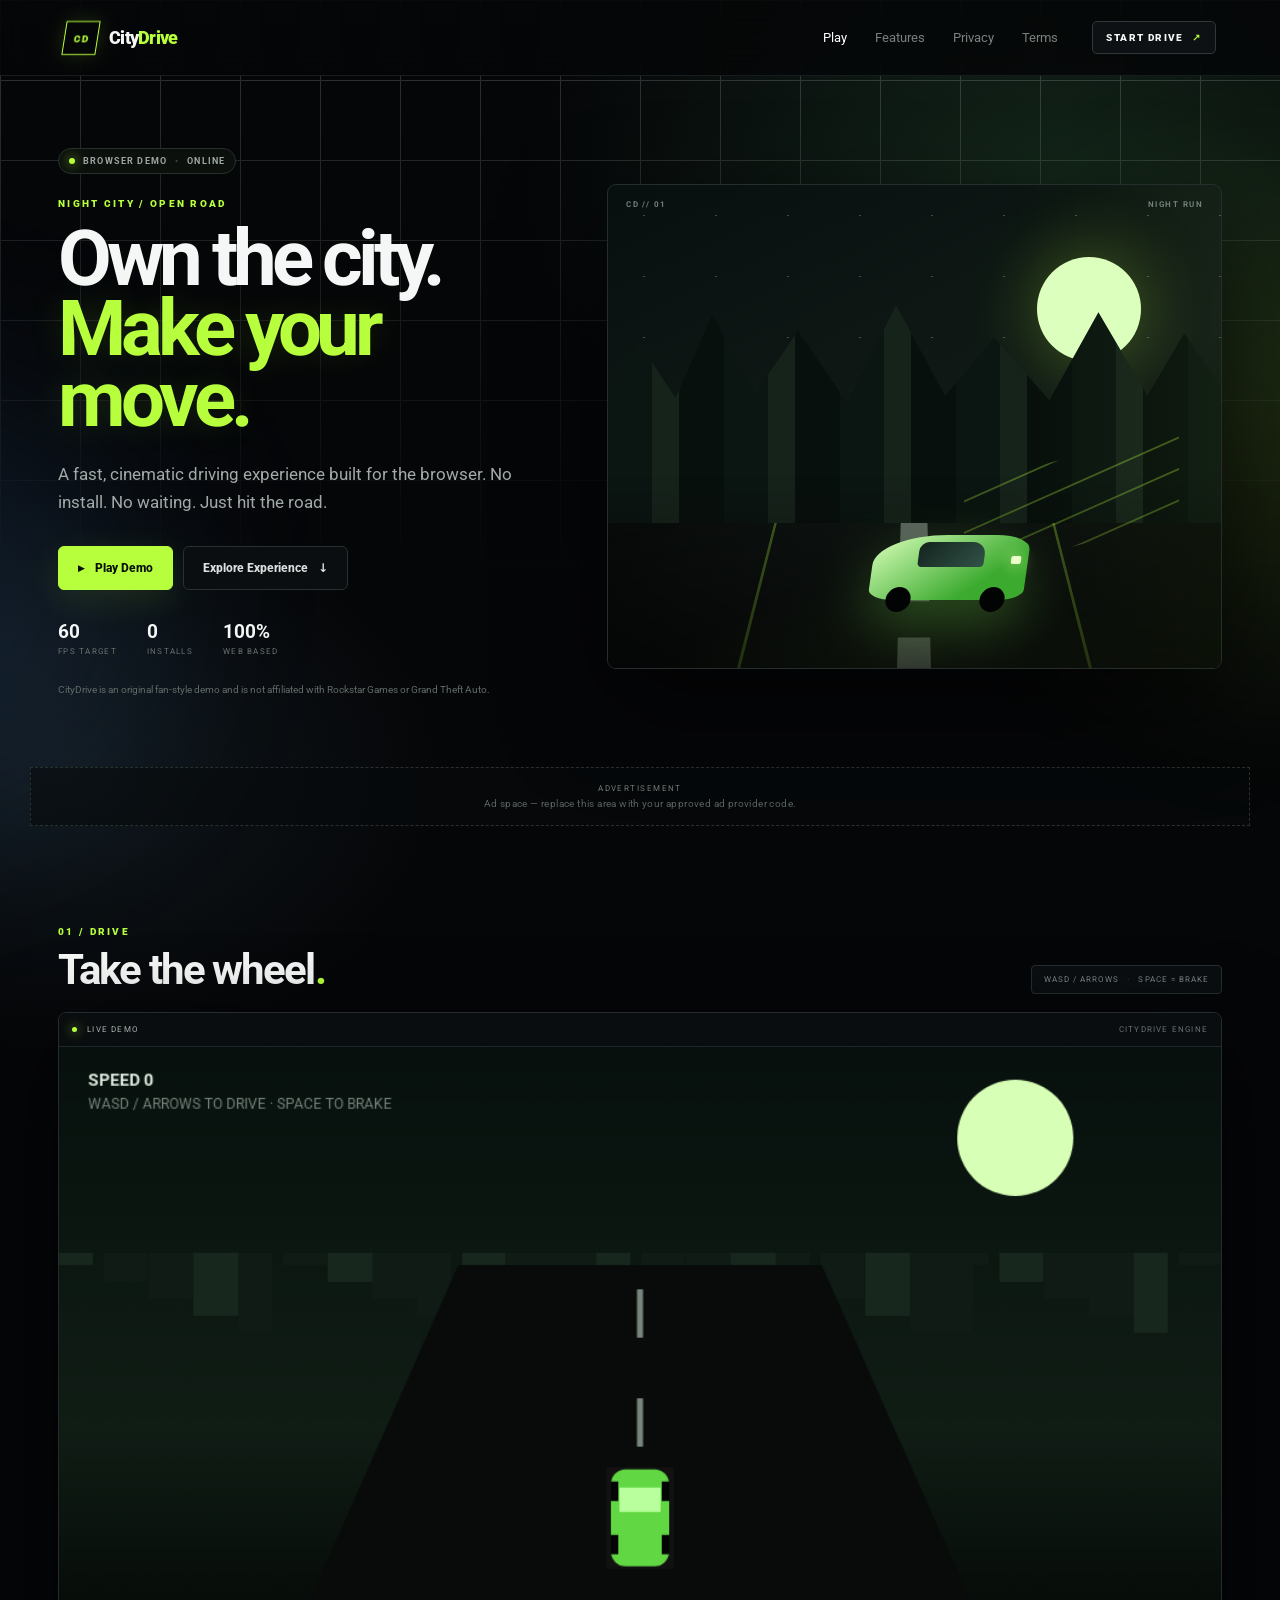
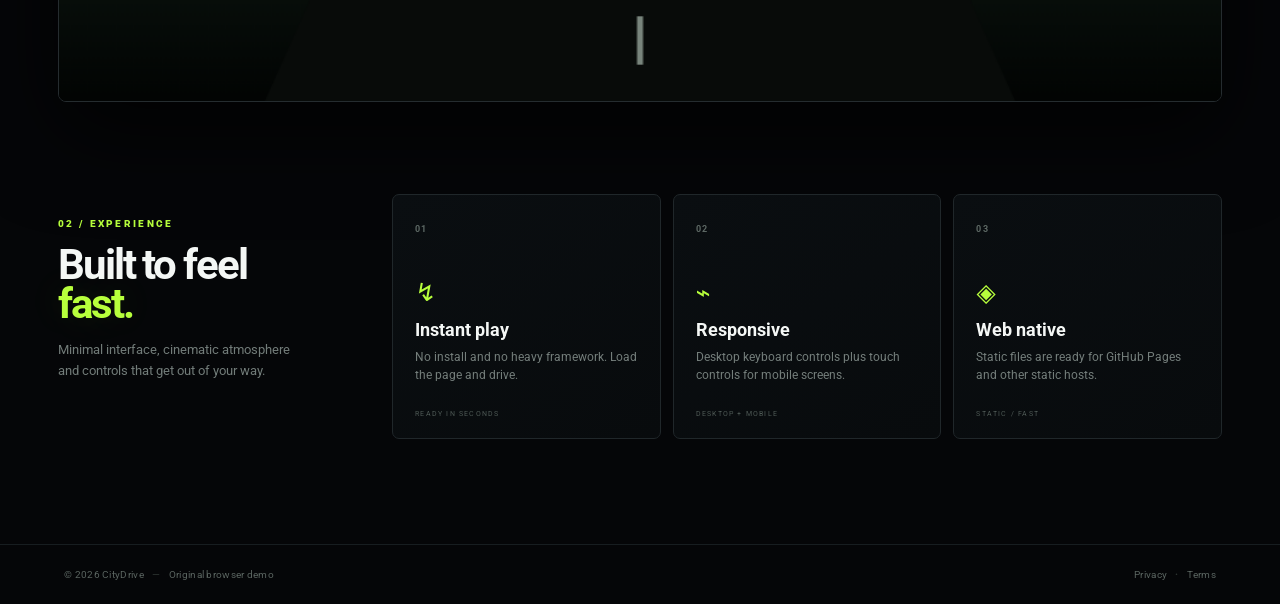
<file: index.html>
<!doctype html>
<html lang="en">
<head>
<meta charset="utf-8">
<meta name="viewport" content="width=device-width,initial-scale=1">
<meta name="description" content="CityDrive — an original unofficial browser driving demo.">
<meta name="theme-color" content="#050608">
<title>CityDrive — Own the City</title>
<link rel="preconnect" href="https://fonts.googleapis.com">
<link rel="preconnect" href="https://fonts.gstatic.com" crossorigin>
<link href="https://fonts.googleapis.com/css2?family=Roboto:wght@400;500;700;900&display=swap" rel="stylesheet">
<link rel="stylesheet" href="styles.css">
</head>
<body>
<div class="ambient ambient-a"></div><div class="ambient ambient-b"></div>
<header class="topbar">
  <a class="brand" href="index.html" aria-label="CityDrive home"><span class="brand-mark">CD</span><span>City<span>Drive</span></span></a>
  <nav aria-label="Primary navigation"><a class="active" href="#game">Play</a><a href="#features">Features</a><a href="privacy.html">Privacy</a><a href="terms.html">Terms</a></nav>
  <a class="top-cta" href="#game">START DRIVE <span>↗</span></a>
</header>

<main>
<section class="hero">
  <div class="hero-copy">
    <div class="status-pill"><i></i> BROWSER DEMO <span>•</span> ONLINE</div>
    <p class="eyebrow">NIGHT CITY / OPEN ROAD</p>
    <h1>Own the city.<br><em>Make your move.</em></h1>
    <p class="lede">A fast, cinematic driving experience built for the browser. No install. No waiting. Just hit the road.</p>
    <div class="actions"><a class="button primary" href="#game"><span class="play-icon">▶</span> Play Demo</a><a class="button ghost" href="#features">Explore Experience <span>↓</span></a></div>
    <div class="micro-stats"><div><strong>60</strong><span>FPS TARGET</span></div><div><strong>0</strong><span>INSTALLS</span></div><div><strong>100%</strong><span>WEB BASED</span></div></div>
    <p class="notice">CityDrive is an original fan-style demo and is not affiliated with Rockstar Games or Grand Theft Auto.</p>
  </div>
  <div class="city-art" aria-hidden="true">
    <div class="art-label"><span>CD // 01</span><span>NIGHT RUN</span></div>
    <div class="moon"></div><div class="stars"></div><div class="skyline"></div>
    <div class="road"><div class="lane"></div><div class="road-glow"></div></div>
    <div class="hero-car"><div class="car-window"></div><div class="car-light"></div></div>
    <div class="speed-lines"></div>
  </div>
</section>

<div class="ad-slot" aria-label="Advertisement"><span>ADVERTISEMENT</span><div>Ad space — replace this area with your approved ad provider code.</div></div>

<section id="game" class="game-section">
  <div class="section-head"><div><p class="eyebrow">01 / DRIVE</p><h2>Take the wheel<span>.</span></h2></div><div class="control-chip">WASD / ARROWS <b>·</b> SPACE = BRAKE</div></div>
  <div class="game-shell"><div class="game-topline"><span><i></i> LIVE DEMO</span><span>CITYDRIVE ENGINE</span></div><canvas id="gameCanvas" width="960" height="540" aria-label="CityDrive driving game"></canvas><div class="touch-controls" aria-label="Touch controls"><button data-key="ArrowLeft" aria-label="Turn left">◀</button><button data-key="ArrowUp" aria-label="Accelerate">▲</button><button data-key="ArrowDown" aria-label="Brake">▼</button><button data-key="ArrowRight" aria-label="Turn right">▶</button></div></div>
</section>

<section id="features" class="features">
  <div class="feature-intro"><p class="eyebrow">02 / EXPERIENCE</p><h2>Built to feel<br><em>fast.</em></h2><p>Minimal interface, cinematic atmosphere and controls that get out of your way.</p></div>
  <article><b>01</b><div class="feature-icon">↯</div><h3>Instant play</h3><p>No install and no heavy framework. Load the page and drive.</p><span>READY IN SECONDS</span></article>
  <article><b>02</b><div class="feature-icon">⌁</div><h3>Responsive</h3><p>Desktop keyboard controls plus touch controls for mobile screens.</p><span>DESKTOP + MOBILE</span></article>
  <article><b>03</b><div class="feature-icon">◈</div><h3>Web native</h3><p>Static files are ready for GitHub Pages and other static hosts.</p><span>STATIC / FAST</span></article>
</section>
</main>

<footer><span>© 2026 CityDrive <i>—</i> Original browser demo</span><span><a href="privacy.html">Privacy</a><b>·</b><a href="terms.html">Terms</a></span></footer>
<script src="app.js"></script>
</body>
</html>
</file>
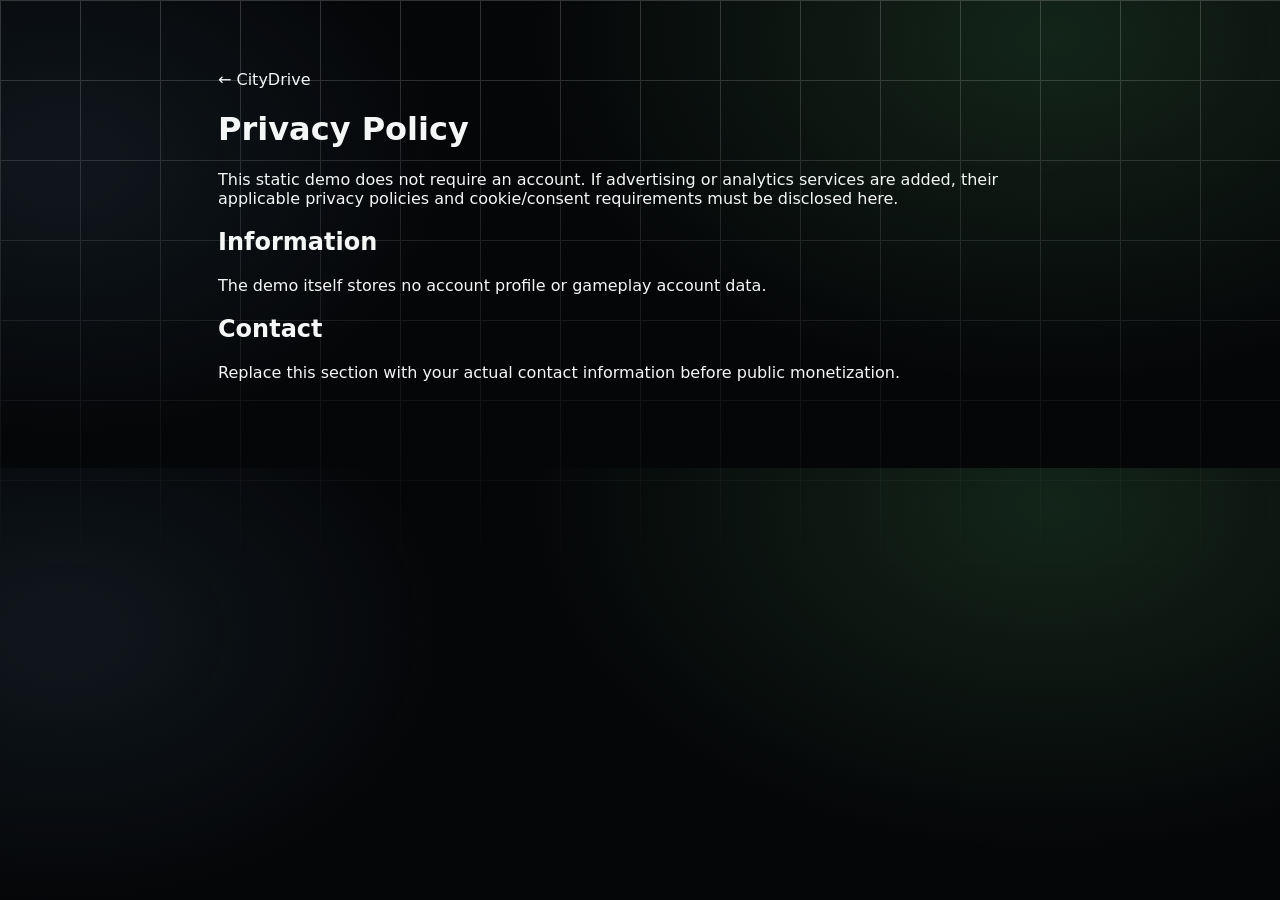
<file: privacy.html>
<!doctype html><meta charset="utf-8"><meta name="viewport" content="width=device-width,initial-scale=1"><title>CityDrive Privacy</title><link rel="stylesheet" href="styles.css"><main style="max-width:900px;margin:auto;padding:70px 28px"><a href="index.html">← CityDrive</a><h1>Privacy Policy</h1><p>This static demo does not require an account. If advertising or analytics services are added, their applicable privacy policies and cookie/consent requirements must be disclosed here.</p><h2>Information</h2><p>The demo itself stores no account profile or gameplay account data.</p><h2>Contact</h2><p>Replace this section with your actual contact information before public monetization.</p></main>
</file>
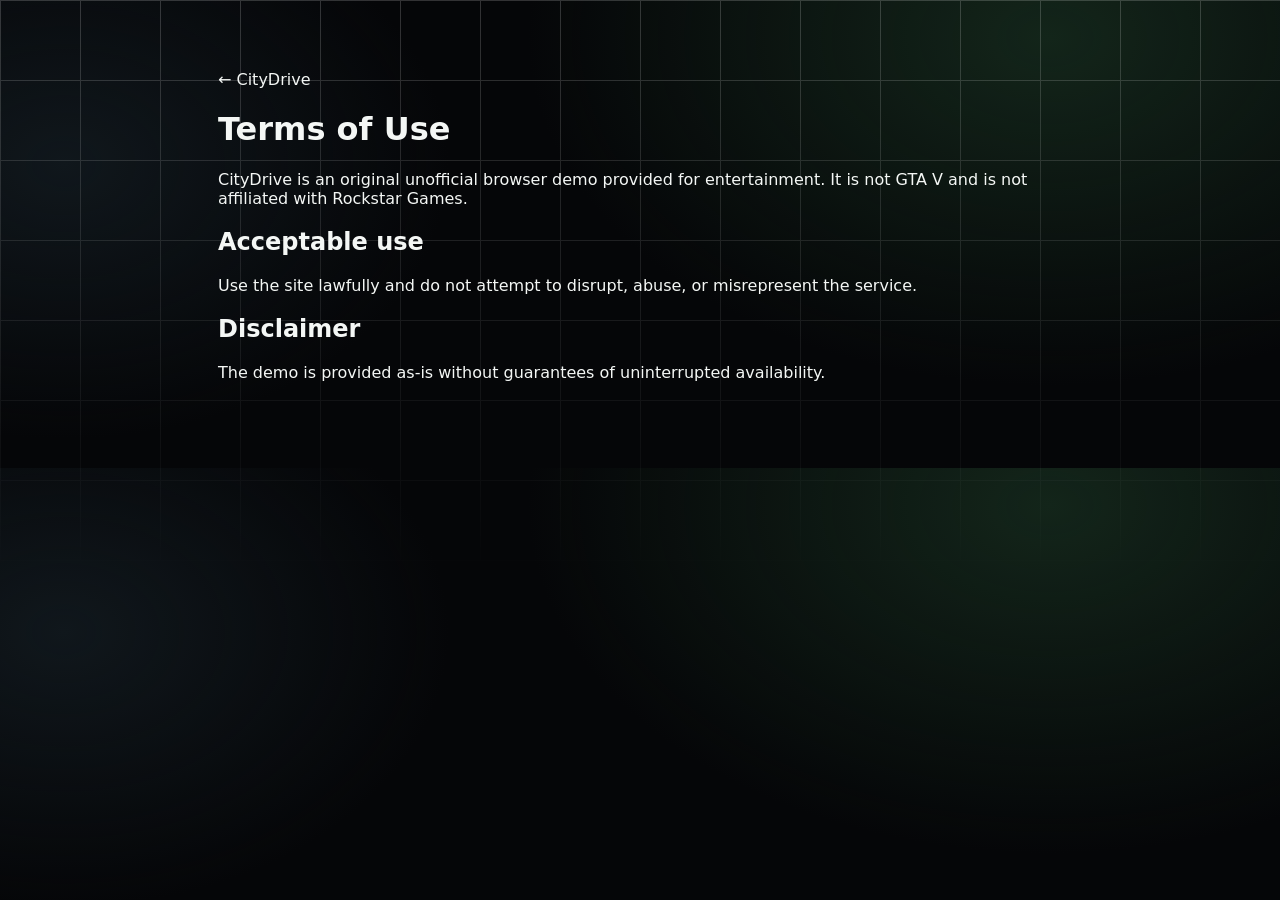
<file: terms.html>
<!doctype html><meta charset="utf-8"><meta name="viewport" content="width=device-width,initial-scale=1"><title>CityDrive Terms</title><link rel="stylesheet" href="styles.css"><main style="max-width:900px;margin:auto;padding:70px 28px"><a href="index.html">← CityDrive</a><h1>Terms of Use</h1><p>CityDrive is an original unofficial browser demo provided for entertainment. It is not GTA V and is not affiliated with Rockstar Games.</p><h2>Acceptable use</h2><p>Use the site lawfully and do not attempt to disrupt, abuse, or misrepresent the service.</p><h2>Disclaimer</h2><p>The demo is provided as-is without guarantees of uninterrupted availability.</p></main>
</file>
<file: styles.css>
:root{--bg:#050608;--panel:#0a0d11;--panel2:#0d1116;--text:#f4f7f5;--muted:#8d9694;--accent:#b7ff3c;--accent2:#70ffb0;--line:#20262a;--max:1220px}
*{box-sizing:border-box}html{scroll-behavior:smooth}body{margin:0;background:radial-gradient(900px 600px at 82% 8%,#13251a 0%,transparent 58%),radial-gradient(700px 500px at 5% 35%,#10171c 0%,transparent 55%),var(--bg);color:var(--text);font-family:Roboto,system-ui,sans-serif;overflow-x:hidden}
body:before{content:"";position:fixed;inset:0;pointer-events:none;opacity:.18;background-image:linear-gradient(#fff 1px,transparent 1px),linear-gradient(90deg,#fff 1px,transparent 1px);background-size:80px 80px;mask-image:linear-gradient(to bottom,black,transparent 65%);z-index:-2}.ambient{position:fixed;width:420px;height:420px;border-radius:50%;filter:blur(110px);opacity:.12;pointer-events:none;z-index:-1}.ambient-a{background:var(--accent);top:25%;right:-220px}.ambient-b{background:#58a8ff;left:-280px;bottom:10%}
a{color:inherit;text-decoration:none}.topbar{height:76px;display:flex;align-items:center;gap:34px;padding:0 max(28px,5vw);border-bottom:1px solid #171c20;background:#050608d9;backdrop-filter:blur(18px);position:sticky;top:0;z-index:20}.brand{font-weight:900;display:flex;align-items:center;gap:11px;font-size:18px;letter-spacing:-.04em}.brand>span:last-child span{color:var(--accent)}.brand-mark{display:grid;place-items:center;width:34px;height:34px;border:1px solid var(--accent);color:var(--accent);font-size:10px;letter-spacing:.05em;transform:skew(-9deg);box-shadow:0 0 20px #b7ff3c25}nav{display:flex;gap:28px;color:#78817f;font-size:13px;margin-left:auto}nav a{transition:.2s}nav a:hover,nav a.active{color:#fff}.top-cta{font-size:10px;font-weight:900;letter-spacing:.14em;border:1px solid #30383a;border-radius:5px;padding:10px 13px;background:#0d1113}.top-cta span{color:var(--accent);margin-left:5px}
.hero{min-height:690px;max-width:var(--max);margin:auto;display:grid;grid-template-columns:.9fr 1.1fr;align-items:center;padding:72px 28px 62px;gap:46px}.hero-copy{position:relative;z-index:2}.status-pill{display:inline-flex;align-items:center;gap:8px;padding:7px 10px;border:1px solid #26302b;background:#0b100d;border-radius:999px;color:#9da6a3;font-size:9px;font-weight:700;letter-spacing:.13em}.status-pill i,.game-topline i{width:6px;height:6px;border-radius:50%;background:var(--accent);box-shadow:0 0 12px var(--accent);display:inline-block}.status-pill span{color:#3e4845}.eyebrow{font-size:10px;letter-spacing:.23em;color:var(--accent);font-weight:900;margin:24px 0 0}.hero h1{font-size:clamp(52px,6.1vw,86px);line-height:.9;margin:15px 0 25px;letter-spacing:-.065em}.hero h1 em,.features h2 em{font-style:normal;color:var(--accent);text-shadow:0 0 35px #b7ff3c22}.lede{max-width:540px;color:#a2aaa8;font-size:17px;line-height:1.65;margin:0}.actions{display:flex;gap:10px;margin:30px 0}.button{display:inline-flex;align-items:center;gap:10px;padding:14px 19px;border-radius:6px;font-weight:800;font-size:12px;border:1px solid #29302f;transition:transform .2s,box-shadow .2s,background .2s}.button:hover{transform:translateY(-2px)}.primary{background:var(--accent);color:#071005;border-color:var(--accent);box-shadow:0 10px 35px #b7ff3c1c}.ghost{background:#0a0e11;color:#d9dfdd}.play-icon{font-size:9px}.micro-stats{display:flex;gap:30px;margin-top:28px}.micro-stats div{display:flex;flex-direction:column;gap:4px}.micro-stats strong{font-size:19px}.micro-stats span{font-size:8px;letter-spacing:.16em;color:#69726f}.notice{font-size:10px;color:#606a67;max-width:520px;margin-top:28px}
.city-art{height:485px;position:relative;overflow:hidden;border:1px solid #252d2d;border-radius:9px;background:linear-gradient(155deg,#07100e,#111a17 55%,#030405 100%);box-shadow:0 35px 100px #0009}.city-art:after{content:"";position:absolute;inset:0;background:linear-gradient(90deg,transparent 65%,#b7ff3c0b),linear-gradient(180deg,transparent 60%,#0008);pointer-events:none}.art-label{position:absolute;left:18px;right:18px;top:16px;display:flex;justify-content:space-between;color:#71807a;font:700 8px/1 Roboto;letter-spacing:.18em;z-index:3}.moon{position:absolute;width:104px;height:104px;border-radius:50%;background:#ddffc0;right:13%;top:15%;box-shadow:0 0 75px #b7ff3c55}.stars{position:absolute;inset:0;background-image:radial-gradient(#d9ffe8 1px,transparent 1px);background-size:72px 61px;opacity:.25}.skyline{position:absolute;left:0;right:0;bottom:29%;height:48%;background:repeating-linear-gradient(90deg,#0b1511 0 44px,#16231b 44px 71px,#08100d 71px 116px);clip-path:polygon(0 46%,5% 20%,11% 44%,17% 8%,24% 42%,31% 15%,39% 46%,47% 4%,55% 43%,63% 18%,72% 45%,80% 7%,88% 43%,94% 16%,100% 39%,100% 100%,0 100%)}.road{position:absolute;inset:64% -15% -20%;background:linear-gradient(90deg,#080b0a,#111714 50%,#080b0a);transform:perspective(250px) rotateX(21deg)}.road:before,.road:after{content:"";position:absolute;top:0;bottom:0;width:3px;background:#b7ff3c55}.road:before{left:29%}.road:after{right:29%}.lane{position:absolute;left:48%;width:4%;height:100%;background:repeating-linear-gradient(#d9e8dd 0 32px,transparent 32px 72px);opacity:.42}.road-glow{position:absolute;inset:0;background:radial-gradient(ellipse at 50% 100%,#b7ff3c1c,transparent 50%)}.hero-car{position:absolute;width:155px;height:65px;left:43%;bottom:14%;background:linear-gradient(145deg,#d8ffba,#3caa2f 72%);border-radius:46% 22% 16% 16%;box-shadow:0 22px 55px #8cff5244;transform:skew(-8deg);z-index:4}.hero-car:before,.hero-car:after{content:"";position:absolute;width:25px;height:25px;background:#020303;border-radius:50%;bottom:-12px}.hero-car:before{left:18px}.hero-car:after{right:18px}.car-window{position:absolute;left:45px;top:7px;width:66px;height:25px;background:linear-gradient(135deg,#13231d,#315347);border-radius:9px 13px 4px 4px}.car-light{position:absolute;right:7px;top:21px;width:10px;height:8px;background:#e9ffc7;border-radius:2px;box-shadow:0 0 16px #dfffad}.speed-lines{position:absolute;right:7%;bottom:25%;width:35%;height:90px;opacity:.3;background:repeating-linear-gradient(170deg,transparent 0 14px,#b7ff3c 15px 16px,transparent 17px 31px);transform:skewY(-15deg)}
.ad-slot{max-width:var(--max);margin:0 auto 58px;padding:16px;border:1px dashed #28312d;background:#080b0d99;text-align:center;color:#59635f;font-size:10px;letter-spacing:.04em}.ad-slot span{display:block;color:#737d79;letter-spacing:.18em;margin-bottom:5px;font-size:8px}
.game-section{max-width:var(--max);margin:auto;padding:18px 28px 92px}.section-head{display:flex;justify-content:space-between;align-items:end;margin-bottom:18px}.section-head h2{font-size:42px;margin:8px 0 0;letter-spacing:-.045em}.section-head h2 span{color:var(--accent)}.control-chip{border:1px solid #252d30;background:#0a0e11;padding:9px 12px;border-radius:4px;color:#7d8784;font-size:8px;letter-spacing:.13em}.control-chip b{color:#37403e;margin:0 5px}.game-shell{position:relative;background:#020303;border:1px solid #252c2f;border-radius:8px;overflow:hidden;box-shadow:0 30px 90px #000b}.game-topline{height:34px;display:flex;align-items:center;justify-content:space-between;padding:0 13px;border-bottom:1px solid #202729;background:#090d0f;color:#68726f;font-size:8px;letter-spacing:.15em}.game-topline span:first-child{color:#a9b3af}.game-topline i{margin-right:7px;width:5px;height:5px}.game-shell canvas{display:block;width:100%;height:auto;image-rendering:auto}.touch-controls{display:none;position:absolute;bottom:14px;left:14px;right:14px;justify-content:space-between;pointer-events:none}.touch-controls button{pointer-events:auto;width:52px;height:52px;border-radius:50%;border:1px solid #63706a;background:#080e0bd9;color:#fff;font-size:18px}
.features{max-width:var(--max);margin:auto;padding:0 28px 105px;display:grid;grid-template-columns:1.2fr repeat(3,1fr);gap:12px}.feature-intro{padding:24px 12px 24px 0}.feature-intro .eyebrow{margin:0}.features h2{font-size:42px;line-height:.95;letter-spacing:-.05em;margin:16px 0}.feature-intro>p:last-child{color:#727c79;line-height:1.6;font-size:13px;max-width:250px}.features article{min-height:245px;padding:22px;border:1px solid #20272a;background:linear-gradient(145deg,#0a0e11,#080b0d);border-radius:7px;position:relative;overflow:hidden;transition:transform .25s,border-color .25s}.features article:hover{transform:translateY(-5px);border-color:#39423e}.features article>b{color:#5e6965;font-size:9px;letter-spacing:.12em}.feature-icon{margin-top:42px;color:var(--accent);font-size:25px}.features h3{margin:12px 0 8px;font-size:18px}.features article p{margin:0;color:#747e7b;line-height:1.55;font-size:12px}.features article>span{position:absolute;bottom:20px;left:22px;color:#4e5955;font-size:7px;letter-spacing:.17em}
footer{padding:24px max(28px,5vw);border-top:1px solid #171d20;display:flex;justify-content:space-between;color:#59635f;font-size:10px;letter-spacing:.03em}footer i{color:#303835;font-style:normal;margin:0 6px}footer b{color:#303835;margin:0 8px}footer a:hover{color:var(--accent)}
@media(max-width:900px){.hero{grid-template-columns:1fr;padding-top:50px}.city-art{height:390px}.features{grid-template-columns:1fr 1fr}.feature-intro{grid-column:1/-1}.top-cta{display:none}}
@media(max-width:760px){.topbar{height:64px;padding:0 18px}nav{gap:14px;font-size:11px}.hero{padding:42px 18px 45px;gap:28px}.hero h1{font-size:54px}.city-art{height:315px}.micro-stats{gap:18px}.section-head{align-items:start;flex-direction:column;gap:12px}.game-section{padding-left:18px;padding-right:18px}.features{grid-template-columns:1fr;padding-left:18px;padding-right:18px}.touch-controls{display:flex}.features h2,.section-head h2{font-size:36px}footer{padding:22px 18px;gap:12px;flex-direction:column}}
@media(prefers-reduced-motion:reduce){html{scroll-behavior:auto}.button,.features article{transition:none}}:focus-visible{outline:2px solid var(--accent);outline-offset:3px}
</file>
